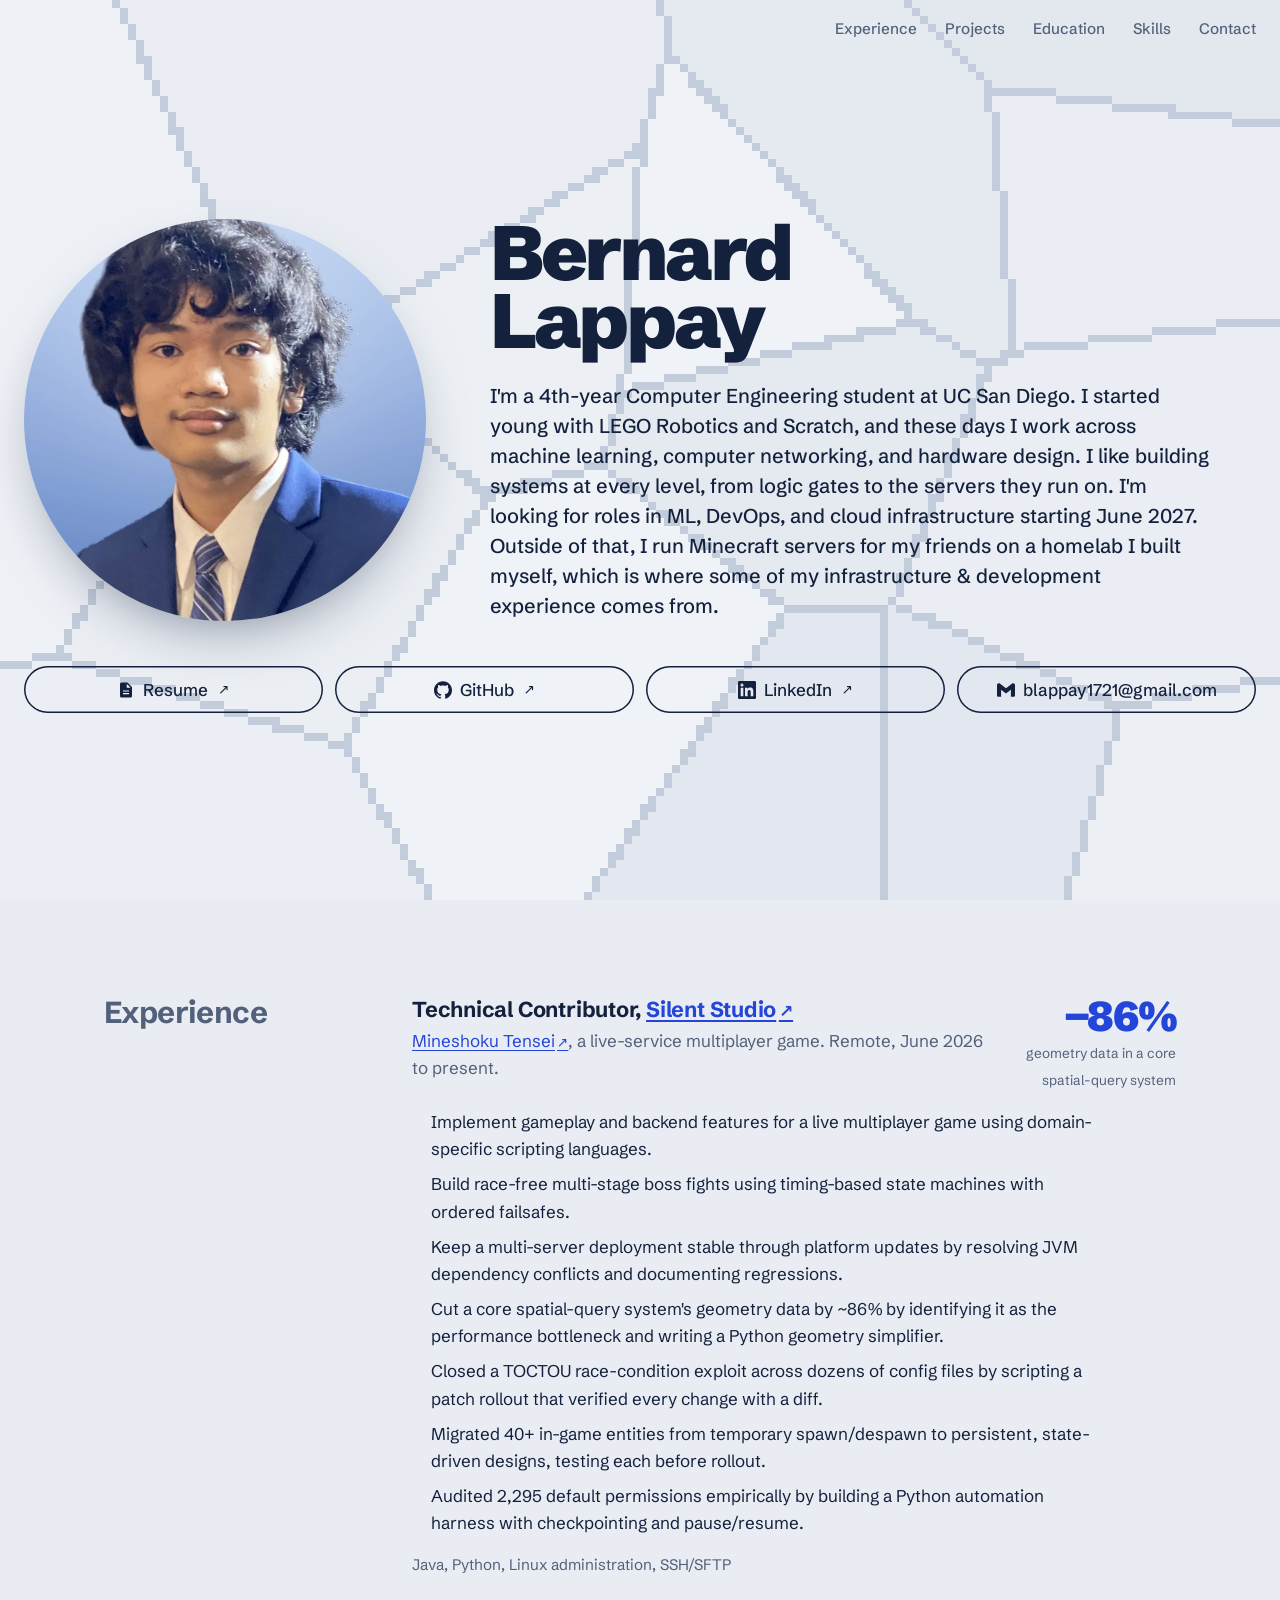
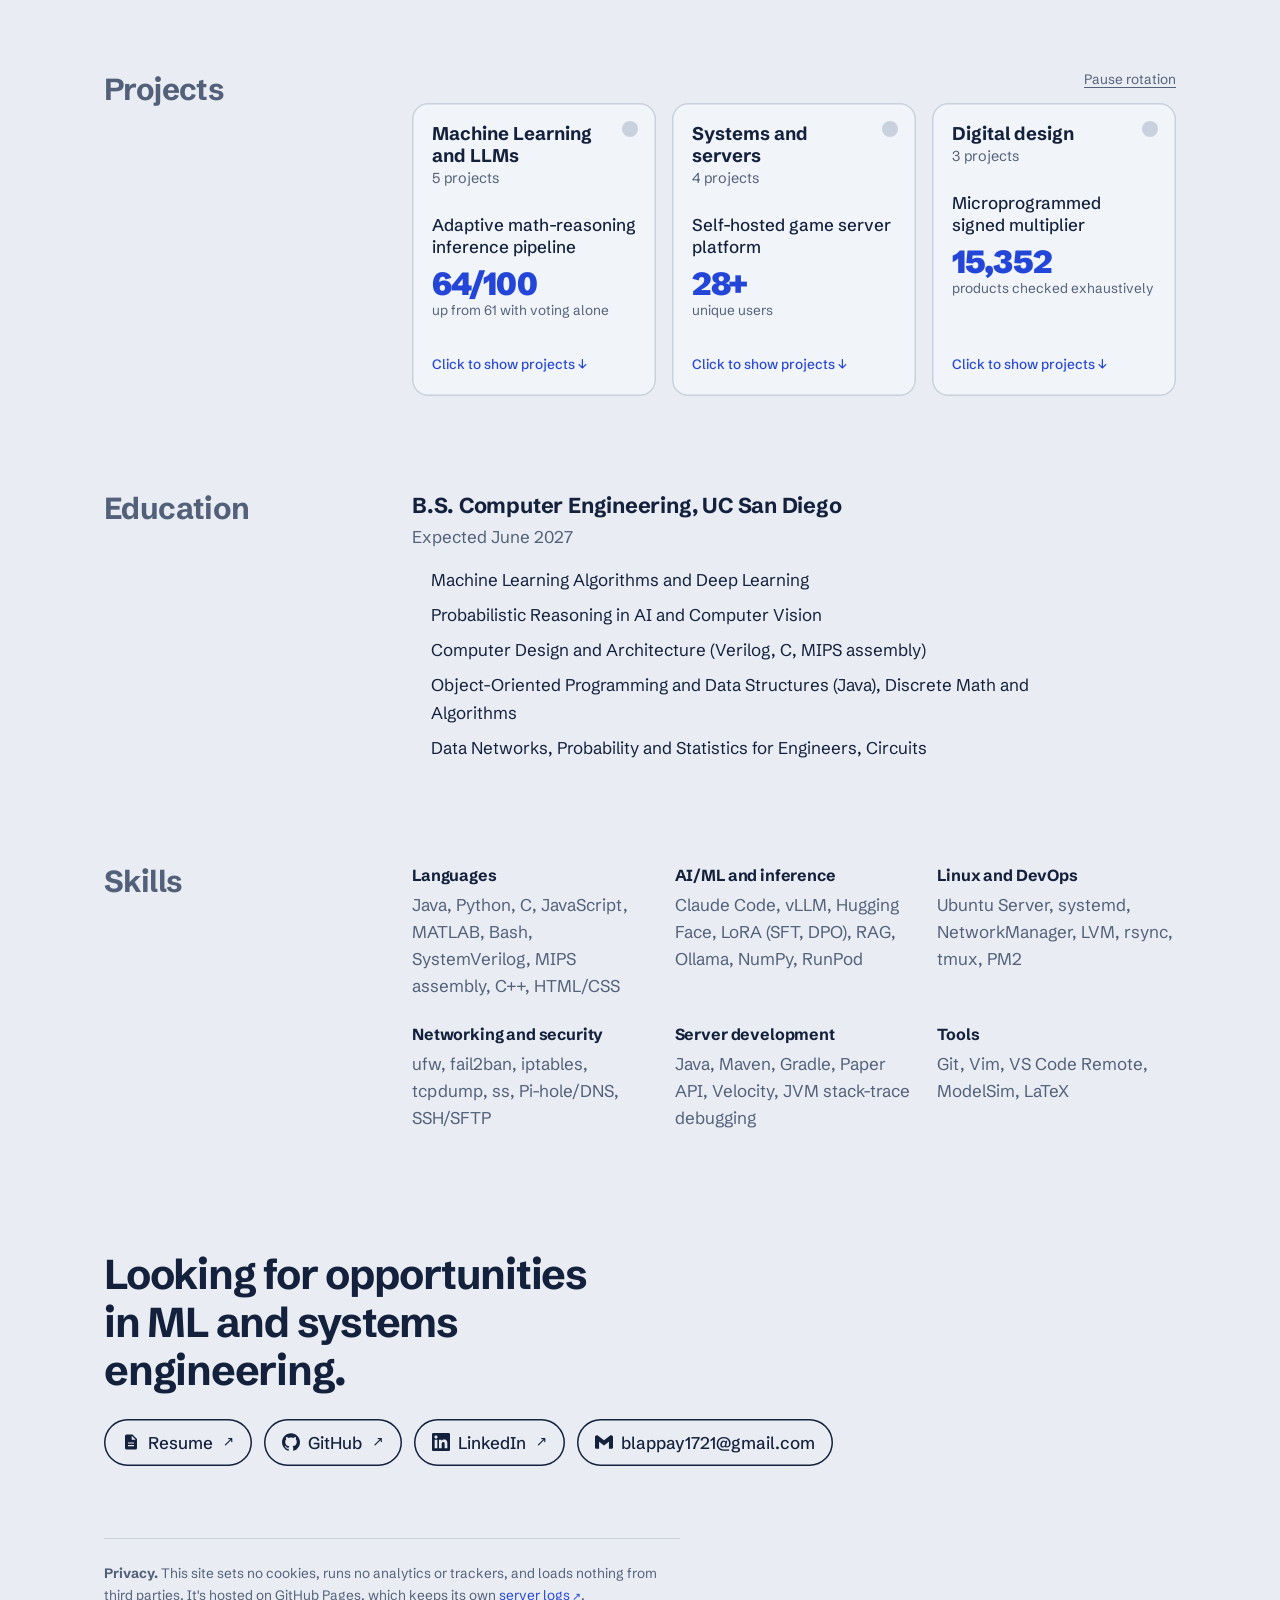
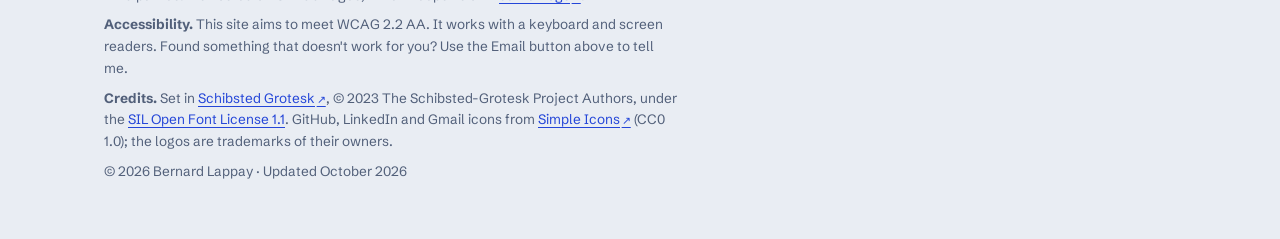
<file: index.html>
<!DOCTYPE html>
<html lang="en">
<head>
    <meta charset="UTF-8">
    <meta name="viewport" content="width=device-width, initial-scale=1.0">
    <title>Bernard Lappay · Computer Engineering, UC San Diego</title>
    <meta http-equiv="Content-Security-Policy" content="default-src 'self'; script-src 'self'; style-src 'self'; img-src 'self' data:; font-src 'self'; connect-src 'self'; object-src 'none'; base-uri 'self'; form-action 'none'; upgrade-insecure-requests">
    <meta name="referrer" content="strict-origin-when-cross-origin">
    <meta name="color-scheme" content="light dark">
    <meta name="description" content="Bernard Lappay, Computer Engineering student at UC San Diego. Machine learning, LLM inference, server infrastructure, and digital design.">
    <meta property="og:title" content="Bernard Lappay">
    <meta property="og:description" content="Computer Engineering student at UC San Diego. Machine learning, LLM inference, server infrastructure, and digital design.">
    <meta property="og:url" content="https://blappay1721.github.io/">
    <meta property="og:type" content="website">
    <meta property="og:site_name" content="Bernard Lappay">
    <meta property="og:locale" content="en_US">
    <meta property="og:image" content="https://blappay1721.github.io/og-image.png">
    <meta property="og:image:width" content="1200">
    <meta property="og:image:height" content="630">
    <meta property="og:image:alt" content="Bernard Lappay, computer engineering student at UC San Diego">
    <meta name="twitter:card" content="summary_large_image">
    <meta name="author" content="Bernard Lappay">
    <meta name="google-site-verification" content="1eQg3nfxaADRaKxNBdjsNurqbBe2_XYXAjLAViUbrxo">
    <meta name="theme-color" content="#e9edf3" media="(prefers-color-scheme: light)">
    <meta name="theme-color" content="#0f1830" media="(prefers-color-scheme: dark)">
    <link rel="icon" href="favicon.svg" type="image/svg+xml">
    <link rel="apple-touch-icon" href="apple-touch-icon.png">
    <script type="application/ld+json">
    {"@context": "https://schema.org", "@type": "Person", "name": "Bernard Lappay",
     "url": "https://blappay1721.github.io/", "jobTitle": "Computer Engineering student",
     "image": "https://blappay1721.github.io/portrait.webp",
     "affiliation": {"@type": "CollegeOrUniversity", "name": "University of California San Diego"},
     "sameAs": ["https://github.com/blappay1721", "https://www.linkedin.com/in/blappay1721"]}
    </script>
    <link rel="canonical" href="https://blappay1721.github.io/">
    <link rel="preload" href="fonts/schibsted-grotesk-latin.woff2" as="font" type="font/woff2" crossorigin>
    <link rel="stylesheet" href="styles.css?v=33">
</head>
<body>
<a class="skip" href="#main">Skip to content</a>
<nav class="nav" aria-label="Sections">
    <div class="nav-inner">
        <a class="nav-name" href="#top">Bernard Lappay</a>
        <ul>
            <li><a href="#experience">Experience</a></li>
            <li><a href="#projects">Projects</a></li>
            <li><a href="#education">Education</a></li>
            <li><a href="#skills">Skills</a></li>
            <li><a href="#contact">Contact</a></li>
        </ul>
    </div>
</nav>
<header class="hero" id="top">
    <canvas id="field" aria-hidden="true"></canvas>
    <div class="hero-inner">
        <div class="name-block">
            <img class="portrait" src="portrait.webp?v=3" width="1150" height="1150" alt="Bernard Lappay">
            <h1>Bernard<br> Lappay</h1>
        </div>
        <p class="lede">I'm a 4th-year Computer Engineering student at UC San Diego. I started young with LEGO Robotics and Scratch, and these days I work across machine learning, computer networking, and hardware design. I like building systems at every level, from logic gates to the servers they run on. I'm looking for roles in ML, DevOps, and cloud infrastructure starting June 2027. Outside of that, I run Minecraft servers for my friends on a homelab I built myself, which is where some of my infrastructure & development experience comes from.</p>
        <div class="contact">
            <a href="Bernard-Lappay-Resume.pdf" target="_blank" rel="noopener"><svg class="ico" viewBox="0 0 24 24" aria-hidden="true"><path fill-rule="evenodd" d="M14 2H6a2 2 0 0 0-2 2v16a2 2 0 0 0 2 2h12a2 2 0 0 0 2-2V8zm-1 1.8L18.2 9H13zM8 12.5h8V14H8zm0 3.5h8v1.5H8z"/></svg>Resume</a>
            <a href="https://github.com/blappay1721" rel="me noopener" target="_blank"><svg class="ico" viewBox="0 0 24 24" aria-hidden="true"><path d="M12 .297c-6.63 0-12 5.373-12 12 0 5.303 3.438 9.8 8.205 11.385.6.113.82-.258.82-.577 0-.285-.01-1.04-.015-2.04-3.338.724-4.042-1.61-4.042-1.61C4.422 18.07 3.633 17.7 3.633 17.7c-1.087-.744.084-.729.084-.729 1.205.084 1.838 1.236 1.838 1.236 1.07 1.835 2.809 1.305 3.495.998.108-.776.417-1.305.76-1.605-2.665-.3-5.466-1.332-5.466-5.93 0-1.31.465-2.38 1.235-3.22-.135-.303-.54-1.523.105-3.176 0 0 1.005-.322 3.3 1.23.96-.267 1.98-.399 3-.405 1.02.006 2.04.138 3 .405 2.28-1.552 3.285-1.23 3.285-1.23.645 1.653.24 2.873.12 3.176.765.84 1.23 1.91 1.23 3.22 0 4.61-2.805 5.625-5.475 5.92.42.36.81 1.096.81 2.22 0 1.606-.015 2.896-.015 3.286 0 .315.21.69.825.57C20.565 22.092 24 17.592 24 12.297c0-6.627-5.373-12-12-12"/></svg>GitHub</a>
            <a href="https://www.linkedin.com/in/blappay1721" rel="me noopener" target="_blank"><svg class="ico" viewBox="0 0 24 24" aria-hidden="true"><path d="M20.447 20.452h-3.554v-5.569c0-1.328-.027-3.037-1.852-3.037-1.853 0-2.136 1.445-2.136 2.939v5.667H9.351V9h3.414v1.561h.046c.477-.9 1.637-1.85 3.37-1.85 3.601 0 4.267 2.37 4.267 5.455v6.286zM5.337 7.433c-1.144 0-2.063-.926-2.063-2.065 0-1.138.92-2.063 2.063-2.063 1.14 0 2.064.925 2.064 2.063 0 1.139-.925 2.065-2.064 2.065zm1.782 13.019H3.555V9h3.564v11.452zM22.225 0H1.771C.792 0 0 .774 0 1.729v20.542C0 23.227.792 24 1.771 24h20.451C23.2 24 24 23.227 24 22.271V1.729C24 .774 23.2 0 22.222 0h.003z"/></svg>LinkedIn</a>
            <button class="email" type="button" data-user="blappay1721" data-host="gmail.com" title="Copy email address"><svg class="ico" viewBox="0 0 24 24" aria-hidden="true"><path d="M24 5.457v13.909c0 .904-.732 1.636-1.636 1.636h-3.819V11.73L12 16.64l-6.545-4.91v9.273H1.636A1.636 1.636 0 0 1 0 19.366V5.457c0-2.023 2.309-3.178 3.927-1.964L5.455 4.64 12 9.548l6.545-4.91 1.528-1.145C21.69 2.28 24 3.434 24 5.457z"/></svg><span aria-live="polite">Email</span></button>
        </div>
    </div>
</header>

<main class="wrap" id="main">
    <section id="experience" aria-labelledby="h-experience">
        <h2 id="h-experience">Experience</h2>
        <div>
            <div class="job">
                <div>
                    <h3>Technical Contributor, <a href="https://silent-studio.net/" target="_blank" rel="noopener">Silent Studio</a></h3>
                    <p class="sub"><a href="https://mineshokutensei.com/" target="_blank" rel="noopener">Mineshoku Tensei</a>, a live-service multiplayer game. Remote, June 2026 to present.</p>
                </div>
                <div class="result"><b>−86%</b><small>geometry data in a core<br>spatial-query system</small></div>
            </div>
            <ul>
                <li>Implement gameplay and backend features for a live multiplayer game using domain-specific scripting languages.</li>
                <li>Build race-free multi-stage boss fights using timing-based state machines with ordered failsafes.</li>
                <li>Keep a multi-server deployment stable through platform updates by resolving JVM dependency conflicts and documenting regressions.</li>
                <li>Cut a core spatial-query system's geometry data by ~86% by identifying it as the performance bottleneck and writing a Python geometry simplifier.</li>
                <li>Closed a TOCTOU race-condition exploit across dozens of config files by scripting a patch rollout that verified every change with a diff.</li>
                <li>Migrated 40+ in-game entities from temporary spawn/despawn to persistent, state-driven designs, testing each before rollout.</li>
                <li>Audited 2,295 default permissions empirically by building a Python automation harness with checkpointing and pause/resume.</li>
            </ul>
            <p class="stack">Java, Python, Linux administration, SSH/SFTP</p>
        </div>
    </section>

    <section id="projects" aria-labelledby="h-projects">
        <h2 id="h-projects">Projects</h2>
        <div>
            <div class="cats-bar">
                <button class="pause" type="button" aria-pressed="false">Pause rotation</button>
            </div>
            <p class="sr-only" id="cats-keys">Left and right arrow keys move between categories.</p>
            <div class="cats" role="group" aria-label="Project categories">
                <button class="cat" type="button" aria-describedby="cats-keys" aria-expanded="false" aria-controls="p-ml">
                    <span class="cat-name">Machine Learning and LLMs</span>
                    <span class="cat-count"></span>
                    <span class="pie" aria-hidden="true"></span>
                    <span class="tick" aria-hidden="true"></span>
                    <span class="hint" aria-hidden="true"></span>
                </button>
                <button class="cat" type="button" aria-describedby="cats-keys" aria-expanded="false" aria-controls="p-sys">
                    <span class="cat-name">Systems and servers</span>
                    <span class="cat-count"></span>
                    <span class="pie" aria-hidden="true"></span>
                    <span class="tick" aria-hidden="true"></span>
                    <span class="hint" aria-hidden="true"></span>
                </button>
                <button class="cat" type="button" aria-describedby="cats-keys" aria-expanded="false" aria-controls="p-hw">
                    <span class="cat-name">Digital design</span>
                    <span class="cat-count"></span>
                    <span class="pie" aria-hidden="true"></span>
                    <span class="tick" aria-hidden="true"></span>
                    <span class="hint" aria-hidden="true"></span>
                </button>
            </div>
            <div class="projects" id="p-ml">
            <details>
                <summary>
                    <div class="title">
                        <h3>Adaptive math-reasoning inference pipeline</h3>
                        <p class="sub">LLM inference for a class Kaggle competition, ranked #29</p>
                    </div>
                    <div class="result"><b>68/100</b><small>up from 61 with voting alone</small></div>
                    <span class="toggle" aria-hidden="true"></span>
                </summary>
                <div class="body">
                    <ul>
                        <li>Made a fixed 4B model (Qwen3-4B-Thinking) more reliable at math mainly through inference-time design, not retraining.</li>
                        <li>Verifier-guided majority vote: three candidates per problem and two must agree. Failed problems retry with a bigger token budget and feedback from earlier attempts.</li>
                        <li>Cleaned 7,500 distilled examples and trained LoRA adapters (SFT and DPO). They didn't beat the base model overall, so they run only as a fallback on the multiple-choice questions where they help.</li>
                        <li>Resumable batch inference with vLLM on rented H100s. In an early run, voting and retries alone lifted multiple-choice accuracy from 73.6% to 81.6%.</li>
                    </ul>
                    <p class="stack">Python, vLLM, Hugging Face, LoRA, DPO, RunPod · <a href="https://github.com/blappay1721/151B_SP26_Competition" target="_blank" rel="noopener">Code</a></p>
                </div>
            </details>
            <details>
                <summary>
                    <div class="title">
                        <h3>Persona chatbot and Discord bot platform</h3>
                        <p class="sub">A fine-tuned 1.7B model that replies in each friend's own voice</p>
                    </div>
                    <div class="result"><b>330k</b><small>messages from 8 years of chat</small></div>
                    <span class="toggle" aria-hidden="true"></span>
                </summary>
                <div class="body">
                    <ul>
                        <li>Built the training set from 330,000 Discord messages: scrubbed personal info, merged alt accounts and split 8 years of history into 16,581 conversations.</li>
                        <li>Fine-tuned Qwen3-1.7B with QLoRA on a single 12 GB GPU (64,000 examples, 36 personas), then a DPO pass that ships only if it beats the SFT model on held-out chats. Runs locally, quantized to 4-bit.</li>
                        <li>Retrieval from two indexes: the persona's own past lines for their voice, and past conversations for facts when relevant. A persona only “remembers” DMs they were in.</li>
                        <li>Evaluation showed factual recall was the weak point, so a rebuild around verified facts is in progress.</li>
                        <li>In Discord, <code>/chat</code> opens a channel where the persona posts under their own name and avatar, taking turns with up to 5 people. Needs no public URL or open ports.</li>
                    </ul>
                    <p class="stack">Python, PyTorch, Hugging Face (TRL, PEFT), llama.cpp, Ollama, Node.js, discord.js · <a href="https://github.com/blappay1721/bruh" target="_blank" rel="noopener">Bot code</a> · Model and data pipeline private (built on friends' messages)</p>
                </div>
            </details>
            <details>
                <summary>
                    <div class="title">
                        <h3>Private in-place translation for Discord</h3>
                        <p class="sub">LLM translation that works in any server or DM</p>
                    </div>
                    <div class="result"><b>2,000</b><small>translations cached, encrypted</small></div>
                    <span class="toggle" aria-hidden="true"></span>
                </summary>
                <div class="body">
                    <ul>
                        <li>Translations are sent as ephemeral replies, so only the user who asked can see them.</li>
                        <li>Translation cache: LRU (Least Recently Used) eviction over 2,000 entries, built on an insertion-ordered <code>Map</code> (re-insert on hit, drop the oldest on overflow). Repeat translations skip the model entirely, and DM text is scoped per user to close a timing side channel.</li>
                        <li>Cache encryption: convergent encryption with AES-256-GCM. Each entry's key and lookup ID are derived via SHA-256 from (scope, language, text), so memory holds only ciphertext, a random IV and an auth tag, never the original text or the key.</li>
                        <li>Open cards: up to 500 results (LRU) stay interactive for the language dropdown and page buttons. Each is sealed with AES-256-GCM under a random 256-bit key stored only in the card's button <code>custom_id</code>, which Discord returns on each click, so the bot can't decrypt a card on its own.</li>
                        <li>Concurrent requests for the same message share one model call; failures are never cached and get specific error messages (rate limit, timeout, outage).</li>
                        <li>Preserves markdown, mentions, emoji and code blocks, and pages long results at Discord's 4,096-character limit.</li>
                    </ul>
                    <p class="stack">Node.js, discord.js, Ollama Cloud (gpt-oss:120b), Node crypto · <a href="https://github.com/blappay1721/bruh" target="_blank" rel="noopener">Code</a></p>
                </div>
            </details>
            <details>
                <summary>
                    <div class="title">
                        <h3>Movie recommender with EM</h3>
                        <p class="sub">Latent-class model trained on incomplete ratings</p>
                    </div>
                    <div class="result"><b>288</b><small>survey responses modeled</small></div>
                    <span class="toggle" aria-hidden="true"></span>
                </summary>
                <div class="body">
                    <ul>
                        <li>Naive Bayes model with four hidden movie-goer types, trained from scratch with Expectation–Maximization on a 288 × 60 survey.</li>
                        <li>Vectorized in log space (log-sum-exp) for numerical stability; matches the course's reference result to four decimal places.</li>
                        <li>Interactive survey: rate the movies you've seen and it infers your type mix and ranks the ones you haven't.</li>
                    </ul>
                    <p class="stack">Python, NumPy, ipywidgets · <a href="https://github.com/blappay1721/EM-Movie-Recommender" target="_blank" rel="noopener">Code</a></p>
                </div>
            </details>
            <details>
                <summary>
                    <div class="title">
                        <h3>Handwritten digit recognition</h3>
                        <p class="sub">Nearest-neighbor classifier on MNIST, with a draw-a-digit demo</p>
                    </div>
                    <div class="result"><b>95.4%</b><small>on 1,000 test digits</small></div>
                    <span class="toggle" aria-hidden="true"></span>
                </summary>
                <div class="body">
                    <ul>
                        <li>1-NN in NumPy over 7,500 training images: one vectorized computation classifies the whole test set in about 0.25 s, about 14× faster than scikit-learn's tree-based search with identical predictions.</li>
                        <li>Confusion matrix and misclassified examples shown next to the training images they matched.</li>
                        <li>Browser demo runs the same search in JavaScript: draw a digit and see its five nearest training images.</li>
                    </ul>
                    <p class="stack">Python, NumPy, JavaScript · <a href="https://blappay1721.github.io/MNIST-NN-Classifier/" target="_blank" rel="noopener">Live demo</a> · <a href="https://github.com/blappay1721/MNIST-NN-Classifier" target="_blank" rel="noopener">Code</a></p>
                </div>
            </details>
            </div>
            <div class="projects" id="p-sys">
            <details>
                <summary>
                    <div class="title">
                        <h3>Self-hosted game server platform</h3>
                        <p class="sub">Containerized Minecraft network on a 16 GB mini PC</p>
                    </div>
                    <div class="result"><b>30+</b><small>unique users</small></div>
                    <span class="toggle" aria-hidden="true"></span>
                </summary>
                <div class="body">
                    <ul>
                        <li>Migrated a live network (a proxy and three game servers) into Docker containers in one day with no data lost, using a runbook and a cutover script that backs up first and can roll back.</li>
                        <li>The two largest worlds start when a player asks and shut down when empty, freeing about 7.5 of the machine's 16 GB while nobody is playing, for the LLM that shares it.</li>
                        <li>Hourly encrypted backups to an append-only copy on a second machine, so even a compromised server can't delete them. Restore-tested.</li>
                        <li>No admin ports open to the internet: the web panel sits behind Cloudflare Tunnel with 2FA, and SSH and dashboards are Tailscale-only. Also caught that the firewall wasn't covering Docker's ports, and fixed it.</li>
                        <li>Traced storage resets and a crash to an SSD firmware power-saving bug (fixed with a kernel parameter) and mass disconnects to Wi-Fi power management.</li>
                    </ul>
                    <p class="stack">Linux (Ubuntu Server), Docker, Bash, restic, Tailscale, Cloudflare Tunnel, iptables, fail2ban, LVM, MariaDB, Grafana, Pelican</p>
                </div>
            </details>
            <details>
                <summary>
                    <div class="title">
                        <h3>UncapDefense</h3>
                        <p class="sub">Paper plugin that lifts vanilla's armor damage-reduction cap</p>
                    </div>
                    <div class="result"><b>80%</b><small>ceiling removed</small></div>
                    <span class="toggle" aria-hidden="true"></span>
                </summary>
                <div class="body">
                    <ul>
                        <li>Replaces the hard clamp with a curve that matches vanilla exactly below the cap and approaches 100% asymptotically above it, so extra armor always helps a little.</li>
                        <li>Lifts the server's hard-coded attribute limits with Java reflection, with a fallback in case a future server version breaks it.</li>
                        <li>Fixed a bug where a deprecated API applied armor twice and turned hits into healing. The damage formula has unit tests.</li>
                        <li>One jar runs on Paper 1.16.5 through 26.3: compiled against the newest API but targeting Java 16, and boot-tested on 11 real server versions.</li>
                    </ul>
                    <p class="stack">Java, Maven, Paper API ·<a href="https://github.com/blappay1721/UncapDefense" target="_blank" rel="noopener">Code</a></p>
                </div>
            </details>
            <details>
                <summary>
                    <div class="title">
                        <h3>PlacedOnlyBreak</h3>
                        <p class="sub">Paper plugin for resettable build arenas</p>
                    </div>
                    <div class="result"><b>3</b><small>live servers</small></div>
                    <span class="toggle" aria-hidden="true"></span>
                </summary>
                <div class="body">
                    <ul>
                        <li>Inside chosen WorldGuard regions, players can break only blocks placed after the region was armed. Terrain and earlier builds stay protected.</li>
                        <li>Uses CoreProtect's block log as the source of truth, with a 10-second in-memory cache covering its async write delay.</li>
                        <li>Overlapping regions apply the strictest rule; admins manage regions with tab-completing commands.</li>
                        <li>One jar runs on Minecraft 1.13.2 through 26.3 (Java 8 bytecode), tested end-to-end on five versions. If WorldGuard or CoreProtect can't start, it disables itself cleanly instead of erroring.</li>
                    </ul>
                    <p class="stack">Java 8, Maven, Spigot API, WorldGuard, CoreProtect · <a href="https://github.com/blappay1721/placedonlybreak" target="_blank" rel="noopener">Code</a></p>
                </div>
            </details>
            <details>
                <summary>
                    <div class="title">
                        <h3>AwesomeChat DiscordSRV Addon</h3>
                        <p class="sub">Open-source fork that renders in-game items into Discord</p>
                    </div>
                    <div class="result"><b>25</b><small>Minecraft versions supported</small></div>
                    <span class="toggle" aria-hidden="true"></span>
                </summary>
                <div class="body">
                    <ul>
                        <li>Rewired an existing item and inventory renderer to read a different chat plugin, so <code>[item]</code>, <code>[inv]</code> and <code>[ec]</code> show up in Discord as rendered images.</li>
                        <li>Trigger syntax and permissions come straight from the host chat plugin's config, so the two can never disagree.</li>
                        <li>Supports 25 Minecraft versions (1.19 through 26.3) through small per-version modules loaded at startup. Removed 19 legacy modules and dependencies the new host didn't need.</li>
                        <li>Images and GIFs posted in Discord, including Tenor and Klipy links, show up in game as a clickable label that opens them on a map.</li>
                    </ul>
                    <p class="stack">Java 21, Gradle, Paper API, DiscordSRV · <a href="https://github.com/blappay1721/AwesomeChat-DiscordSRV-Addon" target="_blank" rel="noopener">Code</a></p>
                </div>
            </details>
            </div>
            <div class="projects" id="p-hw">
            <details>
                <summary>
                    <div class="title">
                        <h3>Microprogrammed signed multiplier</h3>
                        <p class="sub">Robertson's algorithm with a microcoded control unit</p>
                    </div>
                    <div class="result"><b>16,384</b><small>products checked exhaustively</small></div>
                    <span class="toggle" aria-hidden="true"></span>
                </summary>
                <div class="body">
                    <ul>
                        <li>Parameterized two's-complement multiplier split into a datapath and a control unit driven by an 18-word microcode ROM with conditional branches on datapath flags.</li>
                        <li>Self-checking testbench runs directed cases, then every 7-bit signed operand pair.</li>
                    </ul>
                    <p class="stack">SystemVerilog, ModelSim · <a href="https://github.com/blappay1721/robertsons-multiplier-sv" target="_blank" rel="noopener">Code</a></p>
                </div>
            </details>
            <details>
                <summary>
                    <div class="title">
                        <h3>LFSR message encryptor</h3>
                        <p class="sub">Hardware stream cipher reading and writing on-chip memory</p>
                    </div>
                    <div class="result"><b>64</b><small>bytes checked against a software model</small></div>
                    <span class="toggle" aria-hidden="true"></span>
                </summary>
                <div class="body">
                    <ul>
                        <li>A 6-bit LFSR with loadable taps and seed generates the keystream. A control sequencer loads its configuration from memory, writes a scrambled preamble, then encrypts the message.</li>
                        <li>Self-checking testbench computes the same encryption in software and compares byte by byte.</li>
                    </ul>
                    <p class="stack">SystemVerilog, ModelSim · <a href="https://github.com/blappay1721/lfsr-encryptor-sv" target="_blank" rel="noopener">Code</a></p>
                </div>
            </details>
            <details>
                <summary>
                    <div class="title">
                        <h3>Digital alarm clock with calendar</h3>
                        <p class="sub">Three versions, from basic clock to month-aware calendar</p>
                    </div>
                    <div class="result"><b>11</b><small>7-segment digits driven</small></div>
                    <span class="toggle" aria-hidden="true"></span>
                </summary>
                <div class="body">
                    <ul>
                        <li>Every counter is one reusable modulo-N module, chained by carry signals, and drives 7-segment displays through binary-to-BCD conversion.</li>
                        <li>Adds day-of-week alarm suppression and correct month lengths with rollover. Testbenches print the displays as ASCII 7-segment digits.</li>
                    </ul>
                    <p class="stack">SystemVerilog, ModelSim · <a href="https://github.com/blappay1721/alarm-clock-sv" target="_blank" rel="noopener">Code</a></p>
                </div>
            </details>
            </div>
        </div>
    </section>

    <section id="education" aria-labelledby="h-education">
        <h2 id="h-education">Education</h2>
        <div>
            <h3>B.S. Computer Engineering, UC San Diego</h3>
            <p class="sub">Expected June 2027</p>
            <ul>
                <li>Machine Learning Algorithms and Deep Learning</li>
                <li>Probabilistic Reasoning in AI and Computer Vision</li>
                <li>Computer Design and Architecture (Verilog, C, MIPS assembly)</li>
                <li>Object-Oriented Programming and Data Structures (Java), Discrete Math and Algorithms</li>
                <li>Data Networks, Probability and Statistics for Engineers, Circuits</li>
            </ul>
        </div>
    </section>

    <section id="skills" aria-labelledby="h-skills">
        <h2 id="h-skills">Skills</h2>
        <div class="skills">
            <div><h3>Languages</h3><p>Java, Python, C, JavaScript, MATLAB, Bash, SystemVerilog, MIPS assembly, C++, HTML/CSS</p></div>
            <div><h3>AI/ML and inference</h3><p>Claude Code, vLLM, Hugging Face, LoRA (SFT, DPO), RAG, Ollama, NumPy, RunPod</p></div>
            <div><h3>Linux and DevOps</h3><p>Ubuntu Server, systemd, NetworkManager, LVM, rsync, tmux, PM2</p></div>
            <div><h3>Networking and security</h3><p>ufw, fail2ban, iptables, tcpdump, ss, Pi-hole/DNS, SSH/SFTP</p></div>
            <div><h3>Server development</h3><p>Java, Maven, Gradle, Paper API, Velocity, JVM stack-trace debugging</p></div>
            <div><h3>Tools</h3><p>Git, Vim, VS Code Remote, ModelSim, LaTeX</p></div>
        </div>
    </section>

    <footer id="contact">
        <p>Looking for opportunities in ML and systems engineering.</p>
        <div class="contact">
            <a href="Bernard-Lappay-Resume.pdf" target="_blank" rel="noopener"><svg class="ico" viewBox="0 0 24 24" aria-hidden="true"><path fill-rule="evenodd" d="M14 2H6a2 2 0 0 0-2 2v16a2 2 0 0 0 2 2h12a2 2 0 0 0 2-2V8zm-1 1.8L18.2 9H13zM8 12.5h8V14H8zm0 3.5h8v1.5H8z"/></svg>Resume</a>
            <a href="https://github.com/blappay1721" rel="me noopener" target="_blank"><svg class="ico" viewBox="0 0 24 24" aria-hidden="true"><path d="M12 .297c-6.63 0-12 5.373-12 12 0 5.303 3.438 9.8 8.205 11.385.6.113.82-.258.82-.577 0-.285-.01-1.04-.015-2.04-3.338.724-4.042-1.61-4.042-1.61C4.422 18.07 3.633 17.7 3.633 17.7c-1.087-.744.084-.729.084-.729 1.205.084 1.838 1.236 1.838 1.236 1.07 1.835 2.809 1.305 3.495.998.108-.776.417-1.305.76-1.605-2.665-.3-5.466-1.332-5.466-5.93 0-1.31.465-2.38 1.235-3.22-.135-.303-.54-1.523.105-3.176 0 0 1.005-.322 3.3 1.23.96-.267 1.98-.399 3-.405 1.02.006 2.04.138 3 .405 2.28-1.552 3.285-1.23 3.285-1.23.645 1.653.24 2.873.12 3.176.765.84 1.23 1.91 1.23 3.22 0 4.61-2.805 5.625-5.475 5.92.42.36.81 1.096.81 2.22 0 1.606-.015 2.896-.015 3.286 0 .315.21.69.825.57C20.565 22.092 24 17.592 24 12.297c0-6.627-5.373-12-12-12"/></svg>GitHub</a>
            <a href="https://www.linkedin.com/in/blappay1721" rel="me noopener" target="_blank"><svg class="ico" viewBox="0 0 24 24" aria-hidden="true"><path d="M20.447 20.452h-3.554v-5.569c0-1.328-.027-3.037-1.852-3.037-1.853 0-2.136 1.445-2.136 2.939v5.667H9.351V9h3.414v1.561h.046c.477-.9 1.637-1.85 3.37-1.85 3.601 0 4.267 2.37 4.267 5.455v6.286zM5.337 7.433c-1.144 0-2.063-.926-2.063-2.065 0-1.138.92-2.063 2.063-2.063 1.14 0 2.064.925 2.064 2.063 0 1.139-.925 2.065-2.064 2.065zm1.782 13.019H3.555V9h3.564v11.452zM22.225 0H1.771C.792 0 0 .774 0 1.729v20.542C0 23.227.792 24 1.771 24h20.451C23.2 24 24 23.227 24 22.271V1.729C24 .774 23.2 0 22.222 0h.003z"/></svg>LinkedIn</a>
            <button class="email" type="button" data-user="blappay1721" data-host="gmail.com" title="Copy email address"><svg class="ico" viewBox="0 0 24 24" aria-hidden="true"><path d="M24 5.457v13.909c0 .904-.732 1.636-1.636 1.636h-3.819V11.73L12 16.64l-6.545-4.91v9.273H1.636A1.636 1.636 0 0 1 0 19.366V5.457c0-2.023 2.309-3.178 3.927-1.964L5.455 4.64 12 9.548l6.545-4.91 1.528-1.145C21.69 2.28 24 3.434 24 5.457z"/></svg><span aria-live="polite">Email</span></button>
        </div>
        <div class="fine">
            <p><b>Privacy.</b> This site sets no cookies, runs no analytics or trackers, and loads nothing from third parties. It's hosted on GitHub Pages, which keeps its own <a href="https://docs.github.com/en/site-policy/privacy-policies/github-general-privacy-statement" target="_blank" rel="noopener">server logs</a>.</p>
            <p><b>Accessibility.</b> This site aims to meet WCAG 2.2 AA. It works with a keyboard and screen readers. Found something that doesn't work for you? Use the Email button above to tell me.</p>
            <p><b>Credits.</b> Set in <a href="https://github.com/schibsted/schibsted-grotesk" target="_blank" rel="noopener">Schibsted Grotesk</a>, © 2023 The Schibsted-Grotesk Project Authors, under the <a href="fonts/OFL.txt">SIL Open Font License 1.1</a>. GitHub, LinkedIn and Gmail icons from <a href="https://simpleicons.org/" target="_blank" rel="noopener">Simple Icons</a> (CC0 1.0); the logos are trademarks of their owners.</p>
            <p>© 2026 Bernard Lappay · Updated <time datetime="2026-10">October 2026</time></p>
        </div>
    </footer>
</main>

<script src="field.js?v=1"></script>
<script src="script.js?v=29"></script>
</body>
</html>
</file>
<file: styles.css>
@font-face {
    font-family: "Schibsted Grotesk"; font-style: normal; font-weight: 400 900; font-display: swap;
    src: url(fonts/schibsted-grotesk-latin.woff2) format("woff2");
}
:root {
    --paper: #e9edf3; --ink: #14213d; --soft: #52607a; --rule: #c9d1de;
    --cobalt: #2446d8; --amber: #d98a1c;
    /* Voronoi field colors, read by the canvas script */
    --cell-a: #e2e7ef; --cell-b: #f1f4f8; --edge: #c3ccdb; --probe: #cdd6f7;
}
@media (prefers-color-scheme: dark) {
    :root {
        --paper: #0f1830; --ink: #e6eaf2; --soft: #97a3bb; --rule: #26345a;
        --cobalt: #7d97ff; --amber: #f2b45a;
        --cell-a: #0f1830; --cell-b: #16213f; --edge: #26345a; --probe: #1f3170;
    }
}
* { box-sizing: border-box; }
html { scroll-behavior: smooth; scroll-padding-top: 80px; }
@media (prefers-reduced-motion: reduce) { html { scroll-behavior: auto; } }
body {
    margin: 0; background: var(--paper); color: var(--ink);
    font: 400 17px/1.6 "Schibsted Grotesk", system-ui, sans-serif;
}
a { color: var(--cobalt); text-underline-offset: 3px; }
/* Links that open a new tab say so: a small arrow, announced as "opens in new tab" where supported */
a[target="_blank"]::after { content: "↗"; content: "↗" / "(opens in new tab)"; font-size: .8em; margin-left: .15em; }
a:focus-visible, summary:focus-visible { outline: 2px solid var(--cobalt); outline-offset: 4px; border-radius: 2px; }

/* Nav: fixed bar, see-through over the hero, solid once scrolled */
.nav {
    position: fixed; inset: 0 0 auto; z-index: 5; transition: background .3s, box-shadow .3s;
}
.nav.solid {
    background: color-mix(in srgb, var(--paper) 85%, transparent); box-shadow: 0 1px 0 var(--rule);
    -webkit-backdrop-filter: blur(12px); backdrop-filter: blur(12px);
}
.nav-inner {
    width: min(1120px, 100%); margin: 0 auto; padding: 0 24px; height: 56px;
    display: flex; align-items: center; justify-content: space-between; gap: 24px;
}
.nav a { color: var(--soft); text-decoration: none; font-weight: 500; font-size: 0.95rem; white-space: nowrap; transition: color .2s; }
.nav a:hover, .nav a[aria-current] { color: var(--ink); }
.nav .nav-name { color: var(--ink); font-weight: 700; transition: opacity .3s, visibility .3s; }
.nav:not(.solid) .nav-name { opacity: 0; visibility: hidden; }  /* the hero already shows the name */
.nav ul { display: flex; gap: 28px; list-style: none; margin: 0; padding: 0; max-width: none; }
.nav li { margin: 0; }
.nav li::before { content: none; }
/* Current section: a short cobalt underline slides under its link */
.nav ul a { position: relative; padding: 6px 0; }
.nav ul a::after {
    content: ""; position: absolute; left: 0; right: 0; bottom: 0; height: 2px; border-radius: 2px;
    background: var(--cobalt); transform: scaleX(0); transition: transform .3s cubic-bezier(.2,.7,.2,1);
}
.nav ul a[aria-current]::after { transform: none; }
.nav a:focus-visible { outline: 2px solid var(--cobalt); outline-offset: 4px; border-radius: 2px; }
section:focus, footer:focus { outline: none; }
.sr-only { position: absolute; width: 1px; height: 1px; margin: -1px; overflow: hidden; clip-path: inset(50%); white-space: nowrap; }
@media (max-width: 640px) {
    .nav .nav-name { display: none; }
    .nav-inner { padding: 0; height: 48px; }
    /* Links scroll sideways if they don't fit; edges fade to hint there's more */
    .nav ul {
        width: 100%; justify-content: space-between; gap: 10px; padding: 0 10px; overflow-x: auto; scrollbar-width: none;
        -webkit-mask-image: linear-gradient(90deg, transparent, #000 10px, #000 calc(100% - 10px), transparent);
        mask-image: linear-gradient(90deg, transparent, #000 10px, #000 calc(100% - 10px), transparent);
    }
    .nav ul::-webkit-scrollbar { display: none; }
    /* Shrinks a little with the screen so all five links fit on phones 320px and up */
    .nav a { font-size: clamp(0.8rem, 3.7vw, 0.95rem); }
}

/* Hero: live nearest-neighbor field */
.hero { position: relative; min-height: 100svh; display: grid; align-items: center; overflow: hidden; }
#field, #field-print { position: absolute; inset: 0; width: 100%; height: 100%; image-rendering: pixelated; }
#field-print { display: none; }  /* the printout's outline-only field, drawn by script.js */
/* Top padding clears the fixed nav */
.hero-inner {
    position: relative; width: min(1120px, 100%); margin: 0 auto; padding: 80px 24px 48px;
    container-type: inline-size;
}
/* Narrow screens: portrait beside the name, the pair spanning the about text's width.
   --f is the name's font size: "Bernard" is 3.92em wide and the two-line name 1.76em tall, so
   portrait (1.76) + gap (.2) + name (3.92) ≈ 5.9em fills the column. Capped by height for short screens. */
.name-block { --f: min(100cqi / 5.9, 11svh); display: flex; align-items: center; gap: calc(var(--f) * .2); margin: 0 0 24px; }
.portrait {
    display: block; flex: none; width: calc(var(--f) * 1.76); height: auto; border-radius: 50%;
    box-shadow: 0 24px 60px -24px rgb(20 33 61 / .55);
}
h1 {
    font-weight: 900; font-size: var(--f); line-height: 0.88;
    letter-spacing: -0.045em; margin: 0;
}
.lede { font-size: clamp(1rem, min(1.6vw, 2.4svh), 1.25rem); line-height: 1.5; margin: 0 0 28px; font-weight: 500; }
/* Hero pills stretch to fill the full width of their row (one row wide, two on phones) */
.hero .contact > * { flex: 1 1 auto; justify-content: center; }
/* Phones and tablets: one centered column, narrow enough that the about text reads comfortably */
@media (max-width: 1023px) { .hero-inner { width: min(688px, 100%); } }
/* Wide screens: big portrait on the left beside the name and about text, pills along the bottom.
   The portrait is sized to roughly match the name + about text height beside it. */
@media (min-width: 1024px) {
    /* Wider than the sections below so the about text gets a comfortable line length; the nav matches */
    .nav-inner { width: min(1280px, 100%); }
    .hero-inner { width: min(1280px, 100%); display: grid; grid-template-columns: auto minmax(0, 1fr); column-gap: clamp(40px, 5vw, 72px); row-gap: clamp(20px, 3svh, 32px); }
    .name-block { display: contents; }
    .portrait { grid-row: 1 / 3; grid-column: 1; align-self: center; width: min(32vw, 52svh, 480px); }
    .hero-inner h1 { grid-column: 2; grid-row: 1; align-self: end; font-size: clamp(3rem, min(6vw, 10svh), 6rem); }
    .hero .lede { grid-column: 2; grid-row: 2; align-self: start; margin: 0; max-width: 60ch; }
    .hero .contact { grid-column: 1 / -1; grid-row: 3; margin-top: clamp(8px, 2svh, 24px); }
    .hero .contact > * { flex-basis: 0; }  /* equal widths */
}
/* Phones: tighter spacing and a size-down on pills so the hero fits above the browser bars */
@media (max-width: 640px) {
    .hero-inner { padding: 64px 24px 24px; }
    .name-block, .lede { margin-bottom: 20px; }
    .hero .contact { gap: 8px; }
    .hero .contact a, .hero .email { padding: 8px 13px; gap: 6px; font-size: .9rem; }
    .hero .ico { width: 16px; height: 16px; }
}
/* Narrow phones: a bit tighter again so the pills still pair up two per row */
@media (max-width: 400px) {
    .hero .contact a, .hero .email { padding: 8px 10px; gap: 5px; font-size: .85rem; }
    .hero .contact a::after { display: none; }
}
/* Short phones (small screens, or tall browser bars) */
@media (max-width: 640px) and (max-height: 720px) {
    .hero-inner { padding-top: 60px; }
    .name-block, .lede { margin-bottom: 16px; }
    .lede { font-size: .9375rem; line-height: 1.45; }
}
.contact { display: flex; gap: 12px; flex-wrap: wrap; }
/* Pill buttons: outlined, fill white from the left on hover */
.contact a, .email {
    font: inherit; font-weight: 500; color: var(--ink); text-decoration: none; cursor: pointer;
    padding: 10px 18px; border: 0; border-radius: 999px; box-shadow: inset 0 0 0 1.5px var(--ink);
    display: inline-flex; align-items: center; gap: 8px;
    background: linear-gradient(#fff, #fff) no-repeat left / 0% 100%;
    transition: background-size .35s cubic-bezier(.2,.7,.2,1), color .25s, box-shadow .25s, transform .15s;
}
.contact a:hover, .email:hover, .contact a:focus-visible, .email:focus-visible {
    background-size: 100% 100%; color: #14213d; box-shadow: inset 0 0 0 1.5px #fff;
}
/* The white fill alone is faint on the light background, so keyboard focus also gets the ring */
.contact a:focus-visible, .email:focus-visible { outline: 2px solid var(--cobalt); outline-offset: 3px; }
.ico { width: 18px; height: 18px; fill: currentColor; flex-shrink: 0; }
.email span { min-width: 0; overflow-wrap: anywhere; text-align: left; }
@media (prefers-reduced-motion: reduce) { .contact a, .email { transition: color .25s, box-shadow .25s; } }
/* Hero text and buttons rise in on load */
@keyframes rise { from { opacity: 0; transform: translateY(16px); } }
.hero-inner > :not(.name-block), .name-block > *, .hero .contact > * { animation: rise .7s cubic-bezier(.2,.7,.2,1) backwards; }
.lede { animation-delay: .12s; }
.hero .contact > :nth-child(1) { animation-delay: .24s; }
.hero .contact > :nth-child(2) { animation-delay: .3s; }
.hero .contact > :nth-child(3) { animation-delay: .36s; }
.hero .contact > :nth-child(4) { animation-delay: .42s; }
.hero .contact { animation: none; }
@keyframes fade { from { opacity: 0; } }
@media (prefers-reduced-motion: reduce) { .hero-inner > :not(.name-block), .name-block > *, .hero .contact > * { animation-name: fade; } }
.caption { position: absolute; right: 24px; bottom: 24px; max-width: 30ch; font-size: 0.85rem; color: var(--soft); text-align: right; margin: 0; }

/* Body sections */
.wrap { width: min(1120px, 100%); margin: 0 auto; padding: 0 24px; }
section { padding: 96px 0 0; display: grid; grid-template-columns: 260px minmax(0, 1fr); gap: 24px 48px; }
h2 { font-size: 1.9rem; font-weight: 700; letter-spacing: -0.02em; line-height: 1.1; margin: 0; }
h3 { font-size: 1.35rem; font-weight: 700; letter-spacing: -0.01em; margin: 0; line-height: 1.25; }
.sub { color: var(--soft); margin: 4px 0 0; }
ul { margin: 16px 0 0; padding-left: 1.1em; max-width: 68ch; }
li { margin-bottom: 8px; overflow-wrap: anywhere; }
/* Bullets: drawn dots, so they can pop in one by one when the list scrolls into view */
li { list-style: none; position: relative; }
li::before {
    content: ""; position: absolute; left: -1em; top: .68em; width: 6px; height: 6px; border-radius: 50%;
    background: var(--cobalt);
    transition: transform .45s cubic-bezier(.3,1.6,.5,1) calc(var(--i, 0) * 90ms);
}
.js ul:not(.seen) > li::before { transform: scale(0); }
/* Section headings: ink fills the title left to right as it scrolls into view (text stays readable) */
.js h2 {
    background: linear-gradient(90deg, var(--ink) 50%, var(--soft) 50%) 100% 0 / 200% 100%;
    -webkit-background-clip: text; background-clip: text; color: transparent;
    transition: background-position .9s cubic-bezier(.6,0,.2,1) .1s;
}
.js h2.seen { background-position: 0 0; }

/* Result figures: the one number each piece of work is judged by */
.result { text-align: right; flex-shrink: 0; }
.result b { display: block; font-size: 2.6rem; font-weight: 900; letter-spacing: -0.04em; line-height: 1; color: var(--cobalt); }
.result small { color: var(--soft); font-size: 0.85rem; }

.job { display: flex; justify-content: space-between; gap: 24px; }
.stack { color: var(--soft); font-size: 0.95rem; margin: 16px 0 0; }

/* Projects: expandable rows */
.projects { border-top: 2px solid var(--ink); }
details { border-bottom: 1px solid var(--rule); }
summary {
    list-style: none; cursor: pointer; display: flex; align-items: center; gap: 24px;
    padding: 28px 0;
}
summary::-webkit-details-marker { display: none; }
summary .title { flex: 1; min-width: 0; }
.toggle {
    width: 36px; height: 36px; flex-shrink: 0; border-radius: 50%;
    box-shadow: inset 0 0 0 1.5px var(--rule); position: relative; transition: transform .25s ease, background .2s;
}
.toggle::before, .toggle::after {
    content: ""; position: absolute; left: 50%; top: 50%; width: 12px; height: 2px;
    background: var(--ink); translate: -50% -50%;
}
.toggle::after { rotate: 90deg; }
details[open] .toggle { transform: rotate(45deg); background: var(--cell-b); }
summary:hover h3 { color: var(--cobalt); }
.body { padding: 0 0 32px; }
.body ul { margin-top: 0; }
details::details-content { height: 0; overflow: clip; transition: height .3s ease, content-visibility .3s allow-discrete; }
details[open]::details-content { height: auto; }
:root { interpolate-size: allow-keywords; }
@media (prefers-reduced-motion: reduce) { details::details-content, .toggle { transition: none; } }

/* Project categories: cards that cycle through their projects and open the full list */
.cats { display: grid; grid-template-columns: repeat(auto-fit, minmax(200px, 1fr)); gap: 16px; }
.cat {
    font: inherit; color: inherit; text-align: left; cursor: pointer; border: 0;
    background: var(--cell-b); box-shadow: inset 0 0 0 1.5px var(--rule); border-radius: 16px;
    padding: 20px; display: flex; flex-direction: column; transition: box-shadow .2s, transform .25s cubic-bezier(.2,.7,.2,1); position: relative;
}
.cat:hover { box-shadow: inset 0 0 0 1.5px var(--cobalt); transform: translateY(-3px); }
/* Buttons press in when clicked */
.cat:active { transform: translateY(0) scale(.985); }
.contact a:active, .email:active { transform: scale(.96); }
@media (prefers-reduced-motion: reduce) { .cat:hover, .cat:active, .contact a:active, .email:active { transform: none; } }
.cat[aria-expanded="true"] { box-shadow: inset 0 0 0 2.5px var(--cobalt); }
.cat:focus-visible { outline: 2px solid var(--cobalt); outline-offset: 4px; }
.cat-name { font-weight: 700; font-size: 1.15rem; line-height: 1.2; }
.cat-count { color: var(--soft); font-size: 0.9rem; }
.tick { display: block; margin-top: 24px; min-height: 7.5em; }
.tick > * { will-change: transform, opacity; }
.tick b { display: block; font-size: 2rem; font-weight: 900; letter-spacing: -0.04em; line-height: 1; color: var(--cobalt); }
.tick small { display: block; color: var(--soft); font-size: 0.85rem; }
.tick span { display: block; font-weight: 500; margin-bottom: 10px; line-height: 1.3; }
/* Pie timer: one sweep per project; each completed sweep advances the card */
@property --sweep { syntax: '<percentage>'; inherits: false; initial-value: 0%; }
@keyframes sweep { to { --sweep: 100%; } }
.pie {
    position: absolute; top: 18px; right: 18px; width: 16px; height: 16px; border-radius: 50%;
    background: conic-gradient(var(--cobalt) var(--sweep), var(--rule) 0);
    animation: sweep 8s linear infinite; transition: filter .2s;
}
.cat:hover .pie, .cat:focus-visible .pie, .cats.paused .pie { animation-play-state: paused; filter: grayscale(1) opacity(.55); }
/* Hint line: "Tap" on touch screens, "Click" elsewhere */
.hint { margin-top: auto; padding-top: 12px; font-size: 0.85rem; font-weight: 500; color: var(--cobalt); }
.hint::after { content: "Click to show projects ↓"; }
.cat[aria-expanded="true"] .hint::after { content: "Click to hide ↑"; }
@media (hover: none) {
    .hint::after { content: "Tap to show projects ↓"; }
    .cat[aria-expanded="true"] .hint::after { content: "Tap to hide ↑"; }
}
/* Keyboard focus: name the keys instead */
.cat:focus-visible .hint::after { content: "Enter to show projects · ← → to switch"; }
.cat[aria-expanded="true"]:focus-visible .hint::after { content: "Enter or Esc to hide · ← → to switch"; }
.cats-bar { display: flex; justify-content: flex-end; margin: -8px 0 8px; }
.pause {
    font: inherit; font-size: 0.85rem; color: var(--soft); background: none; border: 0; padding: 4px 0;
    cursor: pointer; text-decoration: underline; text-underline-offset: 3px;
}
.pause:hover { color: var(--cobalt); }
.pause:focus-visible { outline: 2px solid var(--cobalt); outline-offset: 4px; border-radius: 2px; }
.cat-name { padding-right: 24px; }
.cats + .projects, .projects + .projects { margin-top: 32px; }
/* A closed list kept searchable by find-in-page still has a box; don't let it draw a rule or take space */
.projects[hidden="until-found"] { border: 0; margin: 0; }
/* Without JavaScript the cards and email button can't work; every project list is shown instead */
html:not(.js) .cats, html:not(.js) .cats-bar, html:not(.js) .email { display: none; }

.skills { display: grid; grid-template-columns: repeat(auto-fit, minmax(220px, 1fr)); gap: 24px; }
.skills h3 { font-size: 1rem; margin-bottom: 6px; }
.skills p { margin: 0; color: var(--soft); }

footer { padding: 120px 0 48px; }
.fine { margin-top: 72px; padding-top: 24px; border-top: 1px solid var(--rule); color: var(--soft); font-size: 0.85rem; max-width: 72ch; }
footer .fine p { font-size: inherit; font-weight: 400; letter-spacing: 0; line-height: 1.6; max-width: none; margin: 0 0 8px; }
.skip {
    position: fixed; left: 16px; top: -48px; z-index: 10; padding: 8px 14px; border-radius: 999px;
    background: var(--ink); color: var(--paper); text-decoration: none; font-weight: 500;
}
.skip:focus { top: 16px; }
footer p { font-size: clamp(1.6rem, 4vw, 2.6rem); font-weight: 700; letter-spacing: -0.03em; line-height: 1.15; margin: 0 0 24px; max-width: 20ch; }

@media (max-width: 760px) {
    section { grid-template-columns: minmax(0, 1fr); padding-top: 72px; }
    .job { flex-direction: column; }
    .result { text-align: left; }
    summary { flex-wrap: wrap; gap: 12px 16px; }
    summary .result { order: 3; width: 100%; }
    .caption { display: none; }
}

/* 404 page */
/* Plain centered stack, overriding the homepage hero's grid and gaps. Proximity sets the rhythm:
   the message and its button are one unit, so they sit closer than the message sits to the 404. */
.notfound .hero-inner { display: block; text-align: center; }
.notfound h1 { font-size: clamp(6rem, 30vw, 16rem); margin: 0 0 clamp(16px, 3svh, 28px); }
.notfound .lede { max-width: none; margin: 0 0 clamp(12px, 2svh, 20px); text-wrap: balance; }
.notfound .contact { justify-content: center; margin: 0; }
.notfound .contact > * { flex: none; }  /* sized to its label, not stretched */

/* Windows High Contrast and other forced-color modes drop box-shadows and backgrounds,
   which draw these borders and the +/− marks; give them real borders and system colors */
@media (forced-colors: active) {
    .cat, .contact a, .email, .toggle { border: 1px solid CanvasText; }
    .toggle::before, .toggle::after, .nav ul a::after { forced-color-adjust: none; background: CanvasText; }
}

/* Print / save as PDF: white paper with the light theme's accent colors (even when the screen is
   dark), the Voronoi header as cell outlines, every project expanded, link targets spelled out.
   No backgrounds or box-shadows are relied on, since printing drops them by default; outlines are
   real borders. A printed page is narrower than the phone breakpoint, so this undoes those overrides. */
@page { margin: 14mm 16mm; }
@media print {
    :root {
        --paper: #fff; --ink: #14213d; --soft: #52607a; --rule: #c9d1de;
        --cobalt: #2446d8; --amber: #d98a1c; --cell-b: #ffffff;  /* six digits: script.js reads it */
    }
    *, *::before, *::after { animation: none !important; transition: none !important; }
    .nav, .skip, .cats, .cats-bar, .toggle, .contact a[href$=".pdf"] { display: none !important; }
    body { font-size: 10pt; line-height: 1.45; }
    .wrap, .hero-inner { width: auto; padding: 0; }

    /* Header: the Voronoi field as a rounded panel (cropped to fit, not squashed) */
    .hero { min-height: 0; display: block; border-radius: 10pt; padding: 22pt 18pt 16pt; border: 1px solid var(--rule); }
    #field { display: none; }
    .name-block { width: auto; }  /* the name prints on one line here */
    .portrait { width: 64pt !important; margin-bottom: 8pt; box-shadow: none; }  /* beats the inline width script.js sets on wide screens */
    #field-print { display: block; object-fit: cover; }
    h1 { font-size: 30pt; margin: 0 0 4pt; }
    h1 br { display: none; }  /* the space after the <br> in the HTML keeps "Bernard Lappay" apart */
    .lede { font-size: 12pt; max-width: none; margin: 0 0 6pt; }
    /* Contact pills keep their look, with the address written in */
    .contact { gap: 6pt; }
    .contact a, .email { padding: 4pt 10pt; gap: 5pt; font-size: 9pt; background: #fff; box-shadow: none; border: 1px solid var(--ink); }
    .ico { width: 11pt; height: 11pt; }
    .contact a[href^="http"]::after { content: attr(href); color: var(--soft); margin-left: 2pt; }

    section { display: block; padding-top: 16pt; }
    .js h2 { background: none; color: var(--cobalt); }
    h2 { font-size: 16pt; margin-bottom: 6pt; }
    h3 { font-size: 12pt; }
    .skills h3 { font-size: 10pt; }
    ul { max-width: none; margin-top: 6pt; }
    li { margin-bottom: 3pt; }
    li::before { transform: none !important; top: .6em; -webkit-print-color-adjust: exact; print-color-adjust: exact; }
    .stack { margin-top: 6pt; font-size: 9pt; }

    /* Result figures stay beside their titles, sized for paper */
    .job { flex-direction: row; align-items: flex-start; }
    .result { text-align: right; }
    .result b { font-size: 16pt; letter-spacing: -0.02em; padding-right: 2pt; }  /* room for the last glyph's overhang */
    .result small { font-size: 7.5pt; line-height: 1.25; display: block; }
    summary { flex-wrap: nowrap; align-items: flex-start; gap: 16pt; padding: 8pt 0 4pt; }
    summary .result { order: 0; width: auto; max-width: 30%; }

    .projects[hidden] { display: block !important; content-visibility: visible !important; }
    .projects { border-top-width: 1.5px; margin-top: 10pt !important; }
    .body { padding-bottom: 8pt; }
    .skills { grid-template-columns: repeat(3, 1fr); gap: 8pt 16pt; }

    /* Keep each project, job and skill group whole, and headings with what follows */
    details, .job, #skills { break-inside: avoid; }
    h2, h3, summary { break-after: avoid; }
    li, p { orphans: 2; widows: 2; }
    a[target="_blank"]::after { content: none; }  /* the new-tab arrow means nothing on paper */
    .stack a[href]::after, .sub a[href]::after, h3 a[href]::after { content: " (" attr(href) ")"; font-size: .85em; color: var(--soft); }

    footer { padding: 18pt 0 0; break-inside: avoid; }
    footer > p { font-size: 13pt; max-width: none; margin-bottom: 6pt; }
    footer .contact { display: none; }
    .fine { margin-top: 8pt; padding-top: 8pt; }
}
</file>
